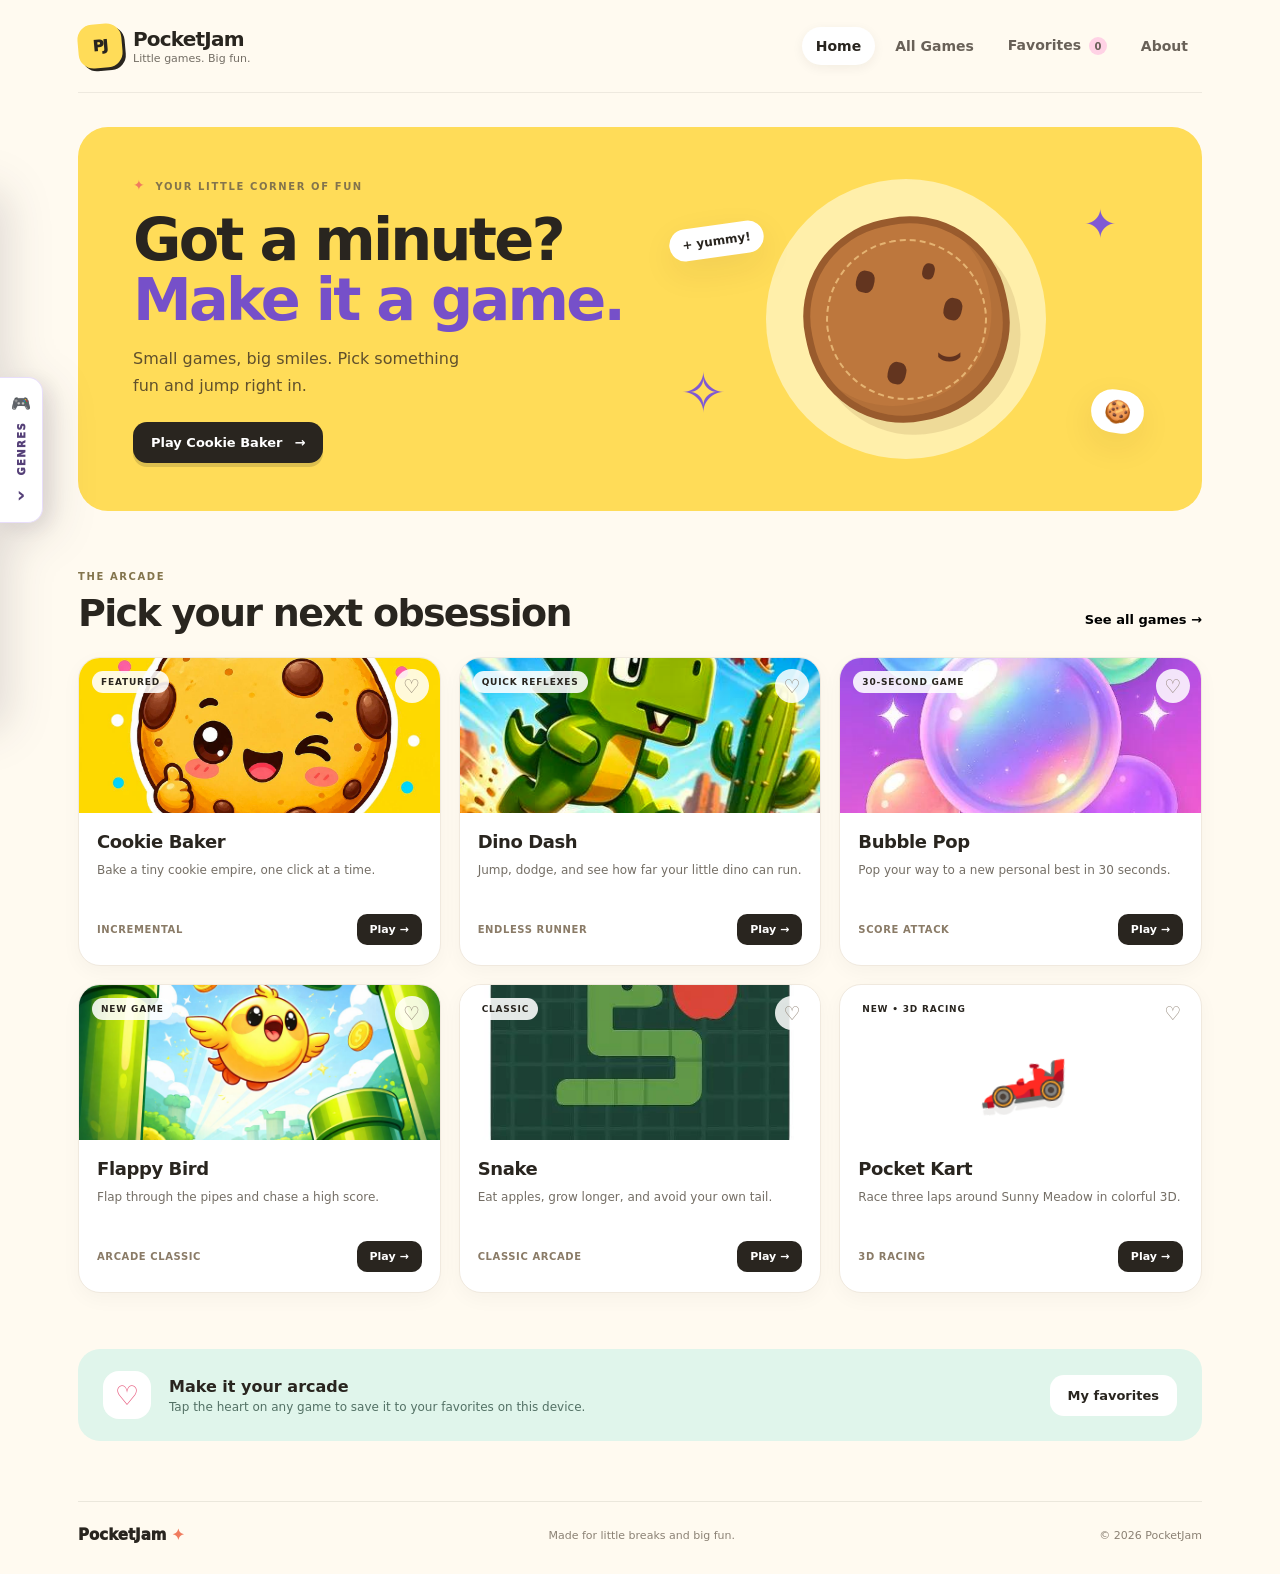
<file: index.html>
<!doctype html>
<html lang="en">
<head>
  <meta charset="utf-8">
  <meta name="viewport" content="width=device-width, initial-scale=1">
  <meta name="theme-color" content="#fff4c8">
  <title>PocketJam — Little games. Big fun.</title>
  <meta name="description" content="PocketJam is a tiny arcade full of quick, cheerful games.">
  <link rel="stylesheet" href="styles.css">
  <style>
    /* Prevent rapid taps on game controls from triggering double-tap zoom.
       Pinch-to-zoom and normal page scrolling remain available. */
    button, a, [role="button"] {
      touch-action: manipulation;
      -webkit-tap-highlight-color: transparent;
    }
    .big-cookie, #bubble-field button, #dino-jump {
      -webkit-user-select: none;
      user-select: none;
    }
  </style>
</head>
<body>
  <div class="genre-edge" id="genre-edge" aria-hidden="true"></div>
  <aside class="genre-drawer" id="genre-drawer" aria-label="Browse game genres">
    <button class="genre-drawer-toggle" id="genre-drawer-toggle" aria-expanded="false" aria-controls="genre-drawer-panel" aria-label="Open game genres">🎮 <span>GENRES</span> <b>›</b></button>
    <div class="genre-drawer-panel" id="genre-drawer-panel">
      <div class="genre-drawer-heading"><span class="eyebrow">FIND YOUR GAME</span><h2>Browse genres</h2><p>Pick your kind of fun.</p></div>
      <button class="genre-option active" data-genre="all"><span>🎮</span><span><strong>All games</strong><small>Everything in the arcade</small></span><b>→</b></button>
      <button class="genre-option" data-genre="clicker"><span>👆</span><span><strong>Clicker</strong><small>Tap, collect, upgrade</small></span><b>→</b></button>
      <button class="genre-option" data-genre="infinite"><span>🏃</span><span><strong>Infinite</strong><small>Keep going for a high score</small></span><b>→</b></button>
      <button class="genre-option" data-genre="arcade"><span>🕹️</span><span><strong>Arcade</strong><small>Quick classic challenges</small></span><b>→</b></button>
      <button class="genre-option" data-genre="puzzle"><span>🧩</span><span><strong>Puzzle</strong><small>Think it through</small></span><b>→</b></button>
      <button class="genre-option" data-genre="racing"><span>🏎️</span><span><strong>Racing</strong><small>Coming soon</small></span><b>→</b></button>
      <p class="genre-drawer-foot">More genres as the arcade grows ✨</p>
    </div>
  </aside>
  <div class="site-shell">
    <header class="topbar">
      <a class="brand" href="#home" aria-label="PocketJam home">
        <span class="brand-mark" aria-hidden="true">PJ</span>
        <span><strong>PocketJam</strong><small>Little games. Big fun.</small></span>
      </a>
      <button class="menu-toggle" id="menu-toggle" aria-expanded="false" aria-controls="main-nav">☰ <span class="sr-only">Toggle navigation</span></button>
      <nav id="main-nav" class="nav-links" aria-label="Main navigation">
        <button class="nav-link active" data-page="home">Home</button>
        <button class="nav-link" data-page="games">All Games</button>
        <button class="nav-link" data-page="favorites">Favorites <span id="favorite-count" class="nav-count">0</span></button>
        <button class="nav-link" data-page="about">About</button>
      </nav>
    </header>

    <main>
      <section id="page-home" class="page active">
        <div class="hero">
          <div class="hero-copy">
            <span class="eyebrow"><span class="sparkle">✦</span> YOUR LITTLE CORNER OF FUN</span>
            <h1>Got a minute?<br><span>Make it a game.</span></h1>
            <p>Small games, big smiles. Pick something fun and jump right in.</p>
            <button class="button button-dark" data-open-game="cookie">Play Cookie Baker <span aria-hidden="true">→</span></button>
          </div>
          <div class="hero-art" aria-label="Illustration of a cheerful cookie and stars" role="img">
            <div class="sunburst"></div><span class="hero-star star-one">✦</span><span class="hero-star star-two">✧</span>
            <div class="hero-cookie"><span class="cookie-chip chip-a"></span><span class="cookie-chip chip-b"></span><span class="cookie-chip chip-c"></span><span class="cookie-chip chip-d"></span><span class="cookie-smile">⌣</span></div>
            <div class="floating-pill pill-one">+ yummy!</div><div class="floating-pill pill-two">🍪</div>
          </div>
        </div>

        <section class="section-block">
          <div class="section-heading">
            <div><span class="eyebrow">THE ARCADE</span><h2>Pick your next obsession</h2></div>
            <button class="text-button" data-page="games">See all games <span aria-hidden="true">→</span></button>
          </div>
          <div id="home-game-grid" class="game-grid"></div>
        </section>
        <section class="mini-banner">
          <div class="banner-icon">♡</div>
          <div><h3>Make it your arcade</h3><p>Tap the heart on any game to save it to your favorites on this device.</p></div>
          <button class="button button-light" data-page="favorites">My favorites</button>
        </section>
      </section>

      <section id="page-games" class="page">
        <div class="page-heading"><span class="eyebrow">THE WHOLE COLLECTION</span><h1>All games</h1><p>Quick to start. Hard to put down.</p></div>
        <div id="all-game-grid" class="game-grid"></div>
        <p id="genre-empty-state" class="empty-state" hidden></p>
      </section>

      <section id="page-favorites" class="page">
        <div class="page-heading"><span class="eyebrow">SAVED FOR LATER</span><h1>Your favorites</h1><p>Your personal little arcade.</p></div>
        <div id="favorite-game-grid" class="game-grid"></div>
        <p id="empty-favorites" class="empty-state" hidden>No favorites yet. Tap the heart on a game card to save one here. ♡</p>
      </section>

      <section id="page-about" class="page">
        <div class="page-heading"><span class="eyebrow">HELLO, PLAYER</span><h1>A little fun goes a long way.</h1><p>PocketJam is a tiny arcade for the in-between moments: colorful, lightweight games that are easy to pick up and play.</p></div>
        <div class="about-card"><div class="about-emoji">🎮</div><div><h2>Small games. Big personality.</h2><p>We’re starting with three bite-sized games and growing from there. Your favorites and personal bests stay in this browser on this device in this first version.</p><p class="muted">PocketJam is an independent project. More jams are on the way.</p></div></div>
      </section>

      <section id="page-cookie" class="page game-page">
        <div class="game-topline"><button class="back-button" data-page="home">← Back to arcade</button><span class="eyebrow">POCKETJAM ORIGINAL</span></div>
        <div class="game-title-row"><div><span class="eyebrow">INCREMENTAL BAKERY GAME</span><h1>Cookie Baker <span class="game-emoji">🍪</span></h1><p>One cookie at a time, build something sweet.</p></div><button class="button button-outline" id="save-button">Save progress</button></div>
        <div id="welcome-back" class="welcome-back" hidden>
          <div class="welcome-cookie">🍪</div><div><h2>Welcome back, Baker!</h2><p>Your bakery has been busy while you were away!</p><strong id="offline-award">+0 cookies baked while you were away</strong><p class="welcome-signoff">Let’s get baking!</p></div>
          <button id="dismiss-welcome" class="close-welcome" aria-label="Dismiss welcome message">×</button>
        </div>
        <div class="bakery-layout">
          <section class="bakery-panel">
            <div class="bakery-stats">
              <div><span class="stat-label">YOUR COOKIES</span><strong id="cookie-count">0</strong><span id="cookie-rate" class="stat-sub">0 per second</span></div>
              <div class="click-stat"><span class="stat-label">PER CLICK</span><strong id="click-power">1</strong></div>
            </div>
            <div id="bakery-scene" class="bakery-scene stage-1">
              <div class="scene-sun"></div><div class="scene-window"><span></span><span></span><span></span><span></span></div>
              <div class="shelf shelf-top"></div><div class="shelf shelf-bottom"></div>
              <div id="scene-items" class="scene-items"></div>
              <div class="counter"></div>
              <button id="cookie-button" class="big-cookie" aria-label="Bake one cookie">
                <span class="big-chip chip-1"></span><span class="big-chip chip-2"></span><span class="big-chip chip-3"></span><span class="big-chip chip-4"></span><span class="big-chip chip-5"></span><span class="cookie-face"><i></i><i></i><b></b></span>
              </button>
              <div class="click-hint">TAP THE COOKIE TO BAKE!</div>
              <div id="click-floats" class="click-floats" aria-hidden="true"></div>
            </div>
            <div class="milestone-row"><span class="milestone-icon">🏡</span><div><strong id="stage-name">Kitchen Table</strong><p id="stage-description">Every cookie empire starts somewhere.</p></div><span id="building-total" class="building-total">0 buildings</span></div>
            <div class="collection">
              <div class="collection-heading"><h3>Your bakery collection</h3><span>BUILDINGS</span></div>
              <div id="collection-list" class="collection-list"></div>
            </div>
          </section>
          <aside class="shop-panel">
            <div class="shop-tabs" role="tablist" aria-label="Bakery shop">
              <button class="shop-tab active" data-shop-tab="buildings" role="tab" aria-selected="true">Buildings</button>
              <button class="shop-tab" data-shop-tab="upgrades" role="tab" aria-selected="false">Upgrades</button>
            </div>
            <div id="shop-buildings" class="shop-content active" role="tabpanel"><div class="shop-intro"><h2>Build your bakery</h2><p>Little helpers, big cookie energy.</p></div><div id="building-shop" class="shop-list"></div></div>
            <div id="shop-upgrades" class="shop-content" role="tabpanel"><div class="shop-intro"><h2>Smart upgrades</h2><p>Make every click count.</p></div><div id="upgrade-shop" class="shop-list"></div></div>
            <div class="shop-footer"><span class="save-dot"></span> Progress saves on this device <span id="save-status">· Auto-save on</span></div>
          </aside>
        </div>
      </section>

      <section id="page-dino" class="page game-page">
        <div class="game-topline"><button class="back-button" data-page="home">← Back to arcade</button><span class="eyebrow">POCKETJAM ORIGINAL</span></div>
        <div class="page-heading"><span class="eyebrow">ENDLESS RUNNER</span><h1>Dino Dash 🦖</h1><p>Hop over obstacles and see how far you can go.</p></div>
        <div class="simple-game-card">
          <div class="dino-scoreline"><span>Score <strong id="dino-score">0</strong></span><span>Best <strong id="dino-best">0</strong></span></div>
          <canvas id="dino-canvas" width="760" height="250" aria-label="Dino Dash game area"></canvas>
          <p id="dino-message" class="game-message">Press Space, ↑, or tap JUMP to start.</p>
          <div class="game-actions"><button id="dino-jump" class="button button-dark">Jump!</button><button id="dino-restart" class="button button-outline">Play again</button></div>
        </div>
      </section>

      <section id="page-bubble" class="page game-page">
        <div class="game-topline"><button class="back-button" data-page="home">← Back to arcade</button><span class="eyebrow">POCKETJAM ORIGINAL</span></div>
        <div class="page-heading"><span class="eyebrow">30-SECOND CHALLENGE</span><h1>Bubble Pop 🫧</h1><p>Pop as many bubbles as you can before time runs out.</p></div>
        <div class="bubble-game-card">
          <div class="bubble-scoreline"><span>Score <strong id="bubble-score">0</strong></span><span>Time <strong id="bubble-time">30</strong>s</span><span>Best <strong id="bubble-best">0</strong></span></div>
          <div id="bubble-field" class="bubble-field"><div class="bubble-start"><span>🫧</span><h2>Ready, set, pop!</h2><p>Every bubble is a point. Keep your eyes moving!</p><button id="bubble-start" class="button button-dark">Start round</button></div></div>
          <p id="bubble-message" class="game-message">You have 30 seconds. Make them count!</p>
          <button id="bubble-again" class="button button-outline" hidden>Play again</button>
        </div>
      </section>

      <section id="page-flappy" class="page game-page">
        <div class="game-topline"><button class="back-button" data-page="home">← Back to arcade</button><span class="eyebrow">POCKETJAM ORIGINAL</span></div>
        <div class="page-heading"><span class="eyebrow">ARCADE CLASSIC</span><h1>Flappy Bird 🐤</h1><p>Tap to flap, dodge the pipes, and beat your best score.</p></div>
        <div class="flappy-game-card">
          <div class="flappy-scoreline"><span>Score <strong id="flappy-score">0</strong></span><span>Best <strong id="flappy-best">0</strong></span></div>
          <canvas id="flappy-canvas" width="760" height="420" aria-label="Flappy Bird game area. Tap or press Space to flap."></canvas>
          <p id="flappy-message" class="game-message">Tap, click, or press Space to flap.</p>
          <div class="game-actions"><button id="flappy-flap" class="button button-dark">Flap! 🐤</button><button id="flappy-restart" class="button button-outline">Play again</button></div>
        </div>
      </section>

      <section id="page-snake" class="page game-page">
        <div class="game-topline"><button class="back-button" data-page="home">← Back to arcade</button><span class="eyebrow">POCKETJAM ORIGINAL</span></div>
        <div class="page-heading"><span class="eyebrow">CLASSIC ARCADE</span><h1>Snake 🐍</h1><p>Eat the apples, grow your snake, and don’t run into yourself!</p></div>
        <div class="snake-game-card">
          <div class="snake-scoreline"><span>Score <strong id="snake-score">0</strong></span><span>Best <strong id="snake-best">0</strong></span></div>
          <canvas id="snake-canvas" width="600" height="480" aria-label="Snake game board. Use arrow keys or WASD to move."></canvas>
          <p id="snake-message" class="game-message">Use arrow keys or WASD to move. Press Start when you’re ready!</p>
          <div class="game-actions"><button id="snake-start" class="button button-dark">Start game</button><button id="snake-restart" class="button button-outline">Restart</button></div>
          <div class="snake-controls" aria-label="Touch controls">
            <button data-snake-dir="up" aria-label="Move up">↑</button>
            <div><button data-snake-dir="left" aria-label="Move left">←</button><button data-snake-dir="down" aria-label="Move down">↓</button><button data-snake-dir="right" aria-label="Move right">→</button></div>
          </div>
        </div>
      </section>
    </main>

    <footer class="footer"><a class="footer-brand" href="#home">PocketJam <span>✦</span></a><span>Made for little breaks and big fun.</span><span>© <span id="year"></span> PocketJam</span></footer>
  </div>
  <div id="toast" class="toast" role="status" aria-live="polite"></div>
  <script src="app.js"></script>
</body>
</html>
</file>
<file: styles.css>
:root {
  --ink: #29251f; --muted: #746e65; --paper: #fffdf7; --line: #ece5d9;
  --yellow: #ffdc58; --yellow-deep: #f2bd24; --teal: #bdeee0; --coral: #ff9b80;
  --purple: #c9b5ff; --pink: #ffd2e5; --green: #1c755c; --shadow: 0 12px 34px rgba(59,43,20,.08);
  font-family: ui-rounded, "Avenir Next", Avenir, "Segoe UI", system-ui, sans-serif;
}
* { box-sizing: border-box; }
html { scroll-behavior: smooth; }
body { margin: 0; color: var(--ink); background: #fffaf0; }
button, a { font: inherit; }
button { cursor: pointer; }
button:focus-visible, a:focus-visible { outline: 3px solid #5d42c5; outline-offset: 3px; }
a { color: inherit; text-decoration: none; }
.site-shell { max-width: 1180px; margin: 0 auto; padding: 0 28px; }
.topbar { display: flex; align-items: center; justify-content: space-between; gap: 24px; padding: 24px 0; border-bottom: 1px solid rgba(41,37,31,.08); }
.brand { display: flex; align-items: center; gap: 11px; }
.brand-mark { width: 44px; height: 44px; display: grid; place-items: center; background: var(--yellow); border-radius: 15px; font-size: 15px; font-weight: 1000; letter-spacing: -1px; transform: rotate(-5deg); box-shadow: 3px 3px 0 var(--ink); }
.brand strong { display: block; font-size: 20px; letter-spacing: -.8px; }
.brand small { display: block; margin-top: 1px; color: var(--muted); font-size: 11px; }
.nav-links { display: flex; gap: 6px; align-items: center; }
.nav-link { border: 0; background: transparent; padding: 11px 14px; border-radius: 99px; font-weight: 700; color: #696158; font-size: 14px; }
.nav-link:hover, .nav-link.active { background: white; color: var(--ink); box-shadow: 0 3px 12px rgba(50,40,20,.06); }
.nav-count { display: inline-grid; place-items: center; min-width: 18px; height: 18px; margin-left: 3px; padding: 0 4px; background: var(--pink); border-radius: 99px; font-size: 10px; }
.menu-toggle { display: none; background: white; border: 1px solid var(--line); border-radius: 12px; padding: 8px 11px; }
.page { display: none; padding: 34px 0 60px; }
.page.active { display: block; animation: appear .22s ease-out; }
@keyframes appear { from { opacity: .5; transform: translateY(4px); } to { opacity: 1; transform: translateY(0); } }
.hero { display: grid; grid-template-columns: 1.05fr .95fr; min-height: 355px; overflow: hidden; background: var(--yellow); border-radius: 30px; padding: 48px 55px; position: relative; }
.hero-copy { z-index: 1; align-self: center; }
.eyebrow { color: #83744c; font-size: 10px; letter-spacing: 1.6px; font-weight: 900; }
.sparkle { color: #f07b5e; font-size: 14px; margin-right: 4px; }
h1, h2, h3, p { margin-top: 0; }
.hero h1 { font-size: clamp(38px, 5vw, 59px); line-height: 1.02; letter-spacing: -2.8px; margin: 16px 0; }
.hero h1 span { color: #7650c9; }
.hero p { color: #60502c; max-width: 350px; line-height: 1.65; margin-bottom: 23px; }
.button { display: inline-flex; justify-content: center; align-items: center; gap: 12px; border: 0; border-radius: 14px; padding: 13px 18px; font-weight: 850; font-size: 13px; transition: transform .16s, box-shadow .16s; }
.button:hover { transform: translateY(-2px); }
.button-dark { background: var(--ink); color: white; box-shadow: 0 4px 0 rgba(41,37,31,.16); }
.button-light { background: white; color: var(--ink); }
.button-outline { background: transparent; border: 1px solid #d8d0c3; color: var(--ink); }
.hero-art { position: relative; display: grid; place-items: center; min-height: 255px; }
.sunburst { position: absolute; width: 280px; height: 280px; border-radius: 50%; background: rgba(255,248,205,.7); }
.hero-cookie { z-index: 1; width: 205px; height: 205px; border-radius: 48%; background: #bd773d; border: 7px solid #995b2d; box-shadow: inset -9px -12px 0 rgba(108,56,25,.12), 8px 14px 0 rgba(113,70,25,.12); transform: rotate(-12deg); position: relative; }
.hero-cookie:before { content:""; position:absolute; inset:15px; border-radius:50%; border:2px dashed rgba(255,220,150,.6); }
.cookie-chip { position: absolute; width: 18px; height: 22px; border-radius: 40%; background: #63351f; transform: rotate(25deg); }
.chip-a { top: 39px; left: 54px; }.chip-b { top: 84px; right: 39px; }.chip-c { bottom: 34px; left: 66px; }.chip-d { top: 45px; right: 58px; width: 12px; height: 16px; }
.cookie-smile { position: absolute; bottom: 30px; right: 49px; font-size: 38px; font-weight: 900; color: #62331f; transform: rotate(12deg); }
.hero-star { position: absolute; z-index: 2; color: #8059d3; font-size: 40px; }.star-one { top: 26px; right: 30px; }.star-two { left: 15px; bottom: 38px; font-size: 55px; }
.floating-pill { position: absolute; z-index: 3; background: white; padding: 9px 13px; border-radius: 99px; box-shadow: var(--shadow); font-size: 12px; font-weight: 900; }.pill-one { top: 50px; left: 4px; transform: rotate(-8deg); }.pill-two { bottom: 30px; right: 3px; font-size: 22px; transform: rotate(9deg); }
.section-block { padding: 54px 0 36px; }
.section-heading { display: flex; justify-content: space-between; align-items: end; margin-bottom: 22px; gap: 15px; }
.section-heading h2, .page-heading h1 { font-size: clamp(28px, 4vw, 38px); letter-spacing: -1.7px; margin: 7px 0 0; }
.text-button { border: 0; background: transparent; font-weight: 800; font-size: 13px; padding: 8px 0; }
.game-grid { display: grid; grid-template-columns: repeat(3, minmax(0, 1fr)); gap: 18px; }
.game-card { background: white; border: 1px solid #f0e9de; border-radius: 22px; overflow: hidden; box-shadow: 0 6px 20px rgba(40,30,15,.035); transition: transform .18s, box-shadow .18s; }
.game-card:hover { transform: translateY(-4px); box-shadow: var(--shadow); }
.card-art { height: 155px; display: grid; place-items: center; position: relative; overflow: hidden; }
.card-art.cookie-art { background: #ffdf70; }.card-art.dino-art { background: #c7f0e4; }.card-art.bubble-art { background: #ffd7e8; }.card-art.flappy-art { background: #b9e8ff; }
.card-illustration { font-size: 76px; filter: drop-shadow(0 7px 0 rgba(40,30,15,.08)); transform: rotate(-8deg); }
.card-art.has-image { display: block; }
.card-thumbnail { display: block; width: 100%; height: 100%; min-height: 155px; object-fit: cover; }
.card-art.has-image .card-illustration { display: none; }
.card-art.has-image .card-sticker { background: rgba(255,255,255,.88); }
@media (max-width: 850px) { .card-thumbnail { min-height: 130px; } }
@media (max-width: 620px) { .card-thumbnail { min-height: 145px; } }
.card-sticker { position: absolute; top: 13px; left: 13px; background: rgba(255,255,255,.72); padding: 6px 9px; border-radius: 99px; font-size: 9px; font-weight: 900; letter-spacing: .8px; }
.favorite-button { position: absolute; top: 11px; right: 11px; display: grid; place-items: center; border: 0; width: 34px; height: 34px; border-radius: 50%; background: rgba(255,255,255,.85); font-size: 19px; color: #8e8173; }
.favorite-button.favorited { color: #e75e80; }
.card-body { padding: 18px 18px 20px; }
.card-title-row { display: flex; justify-content: space-between; align-items: center; gap: 8px; }
.card-title-row h3 { margin: 0; font-size: 18px; letter-spacing: -.4px; }
.card-body p { margin: 9px 0 15px; color: var(--muted); font-size: 12px; line-height: 1.55; min-height: 38px; }
.card-meta { display: flex; align-items: center; justify-content: space-between; gap: 8px; }
.card-tag { color: #8a7b67; font-size: 10px; font-weight: 800; text-transform: uppercase; letter-spacing: .6px; }
.card-play { border: 0; background: var(--ink); color: white; padding: 9px 13px; border-radius: 10px; font-size: 11px; font-weight: 850; }
.card-play:disabled { background: #ece7de; color: #777065; cursor: default; }
.mini-banner { display: flex; align-items: center; gap: 18px; background: #e0f5eb; border-radius: 22px; padding: 22px 25px; margin: 20px 0 0; }
.banner-icon { display: grid; place-items: center; flex: 0 0 48px; height: 48px; background: white; border-radius: 16px; font-size: 27px; color: #e75e80; }
.mini-banner div:nth-child(2) { flex: 1; }.mini-banner h3 { margin: 0 0 4px; font-size: 16px; }.mini-banner p { margin: 0; color: #537165; font-size: 12px; }
.page-heading { max-width: 670px; padding: 18px 0 28px; }.page-heading h1 { margin: 8px 0 10px; }.page-heading p { color: var(--muted); line-height: 1.7; max-width: 580px; }
.empty-state { background: white; padding: 28px; border-radius: 18px; text-align: center; color: var(--muted); }
.about-card { display: flex; gap: 24px; align-items: flex-start; background: white; border: 1px solid var(--line); border-radius: 24px; padding: 30px; max-width: 760px; box-shadow: var(--shadow); }.about-emoji { display: grid; place-items: center; flex: 0 0 76px; height: 76px; background: var(--purple); border-radius: 22px; font-size: 37px; }.about-card h2 { margin: 3px 0 10px; }.about-card p { color: var(--muted); line-height: 1.7; }.about-card .muted { font-size: 12px; }
.footer { display: flex; align-items: center; justify-content: space-between; gap: 18px; padding: 24px 0 30px; border-top: 1px solid rgba(41,37,31,.09); color: #8b8174; font-size: 11px; }.footer-brand { color: var(--ink); font-size: 15px; font-weight: 950; }.footer-brand span { color: #f07b5e; }
.game-page { padding-top: 24px; }.game-topline { display: flex; justify-content: space-between; align-items: center; margin-bottom: 22px; }.back-button { border: 0; background: transparent; color: #766b5e; font-size: 12px; font-weight: 800; padding: 7px 0; }.game-title-row { display: flex; justify-content: space-between; align-items: center; gap: 15px; margin-bottom: 24px; }.game-title-row h1 { margin: 6px 0 4px; font-size: clamp(30px, 4vw, 43px); letter-spacing: -1.8px; }.game-title-row p { margin: 0; color: var(--muted); font-size: 13px; }.game-emoji { font-size: .8em; }.bakery-layout { display: grid; grid-template-columns: minmax(0, 1.25fr) minmax(320px, .75fr); gap: 20px; align-items: start; }.bakery-panel, .shop-panel { background: white; border: 1px solid var(--line); border-radius: 22px; overflow: hidden; box-shadow: 0 6px 24px rgba(40,30,15,.035); }.bakery-stats { display: flex; justify-content: space-between; padding: 22px 24px 17px; }.stat-label { display: block; color: #9a8d7c; font-size: 9px; font-weight: 900; letter-spacing: 1.2px; }.bakery-stats strong { display: block; font-size: 34px; letter-spacing: -1.5px; margin: 4px 0 0; }.stat-sub { display: block; color: var(--green); font-size: 11px; font-weight: 800; margin-top: 1px; }.click-stat { text-align: right; }.click-stat strong { font-size: 26px; }
.bakery-scene { position: relative; height: 300px; overflow: hidden; background: #fff1c5; border-top: 1px solid #f4e4bb; border-bottom: 1px solid #f4e4bb; transition: background .4s; }.bakery-scene.stage-2 { background: #f6e3b6; }.bakery-scene.stage-3 { background: #d8f1e7; }.bakery-scene.stage-4 { background: #e6ddff; }.bakery-scene.stage-5 { background: #ffdfd2; }
.scene-sun { position: absolute; top: 18px; right: 25px; width: 47px; height: 47px; background: #ffcc50; border-radius: 50%; opacity: .75; }.scene-window { position: absolute; top: 20px; left: 30px; width: 93px; height: 81px; background: #b8e7ec; border: 7px solid #fffaf0; border-radius: 7px; display: grid; grid-template-columns: 1fr 1fr; gap: 4px; padding: 4px; }.scene-window span { background: rgba(255,255,255,.6); border-radius: 2px; }.shelf { position: absolute; left: 0; right: 0; height: 8px; background: #b77a4b; box-shadow: 0 4px 0 rgba(108,65,34,.1); }.shelf-top { top: 122px; left: 20%; right: 12%; }.shelf-bottom { top: 171px; left: 12%; right: 20%; }.counter { position: absolute; bottom: 0; left: 0; right: 0; height: 63px; background: #c98b5d; border-top: 8px solid #a96e46; }.big-cookie { position: absolute; z-index: 3; left: 50%; bottom: 34px; width: 147px; height: 147px; transform: translateX(-50%) rotate(-8deg); border: 7px solid #9a592d; border-radius: 48%; background: #c78142; box-shadow: inset -10px -12px 0 rgba(98,51,22,.12), 0 9px 0 rgba(103,62,32,.12); transition: transform .1s; }.big-cookie:hover { transform: translateX(-50%) rotate(-5deg) scale(1.025); }.big-cookie:active { transform: translateX(-50%) rotate(-4deg) scale(.96); }.big-cookie:before { content: ""; position: absolute; inset: 10px; border: 2px dashed rgba(255,226,160,.65); border-radius: 50%; }.big-chip { position: absolute; display: block; width: 14px; height: 17px; background: #60331f; border-radius: 40%; transform: rotate(25deg); }.chip-1 { top: 26px; left: 39px; }.chip-2 { top: 52px; right: 28px; }.chip-3 { bottom: 29px; left: 43px; }.chip-4 { top: 31px; right: 48px; width: 10px; height: 13px; }.chip-5 { bottom: 41px; right: 27px; width: 10px; height: 12px; }.cookie-face { position: absolute; left: 47px; top: 62px; display: flex; gap: 15px; align-items: center; }.cookie-face i { width: 6px; height: 9px; background: #5c301c; border-radius: 50%; }.cookie-face b { position: absolute; width: 19px; height: 9px; border-bottom: 3px solid #5c301c; border-radius: 50%; top: 13px; left: 2px; }.click-hint { position: absolute; z-index: 4; bottom: 12px; left: 0; right: 0; text-align: center; color: #fff7e8; text-shadow: 0 1px 2px #774a2c; font-size: 9px; font-weight: 1000; letter-spacing: 1.5px; }.click-floats { position: absolute; inset: 0; z-index: 5; pointer-events: none; }.float-number { position: absolute; color: white; text-shadow: 0 2px 3px #6f3d1d; font-weight: 1000; font-size: 18px; animation: float-up .8s ease-out forwards; }.scene-items { position: absolute; inset: 0; z-index: 2; pointer-events: none; }.scene-item { position: absolute; font-size: 28px; filter: drop-shadow(0 3px 0 rgba(70,45,20,.1)); }.scene-item:nth-child(1) { left: 24%; top: 91px; }.scene-item:nth-child(2) { right: 20%; top: 137px; }.scene-item:nth-child(3) { left: 15%; top: 138px; }.scene-item:nth-child(4) { right: 28%; top: 91px; }.scene-item:nth-child(5) { left: 43%; top: 70px; }
@keyframes float-up { to { opacity: 0; transform: translateY(-55px) scale(1.2); } }
.milestone-row { display: flex; align-items: center; gap: 12px; padding: 17px 22px; border-bottom: 1px solid #f0ebe3; }.milestone-icon { display: grid; place-items: center; width: 42px; height: 42px; background: #fff4d2; border-radius: 13px; font-size: 21px; }.milestone-row div { flex: 1; }.milestone-row strong { font-size: 13px; }.milestone-row p { margin: 3px 0 0; color: var(--muted); font-size: 10px; }.building-total { color: #8e8273; font-size: 10px; font-weight: 800; white-space: nowrap; }.collection { padding: 18px 22px 20px; }.collection-heading { display: flex; justify-content: space-between; align-items: center; margin-bottom: 12px; }.collection-heading h3 { margin: 0; font-size: 14px; }.collection-heading span { color: #a19584; font-size: 9px; letter-spacing: 1px; font-weight: 900; }.collection-list { display: grid; grid-template-columns: repeat(2, minmax(0,1fr)); gap: 8px; }.collection-item { display: flex; align-items: center; gap: 9px; border: 1px solid #f0ebe3; border-radius: 12px; padding: 9px; }.collection-item .building-emoji { font-size: 21px; }.collection-item strong { display: block; font-size: 10px; }.collection-item small { display: block; color: #928777; font-size: 9px; margin-top: 3px; }.collection-count { margin-left: auto; background: #f8f3e9; padding: 4px 6px; border-radius: 7px; font-size: 10px; font-weight: 900; }
.shop-tabs { display: grid; grid-template-columns: 1fr 1fr; background: #f9f6ef; padding: 7px; gap: 5px; }.shop-tab { border: 0; background: transparent; padding: 12px; border-radius: 12px; color: #8a8073; font-size: 12px; font-weight: 900; }.shop-tab.active { background: white; color: var(--ink); box-shadow: 0 3px 10px rgba(40,30,15,.06); }.shop-content { display: none; }.shop-content.active { display: block; }.shop-intro { padding: 20px 20px 8px; }.shop-intro h2 { margin: 0 0 5px; font-size: 18px; letter-spacing: -.5px; }.shop-intro p { margin: 0; color: var(--muted); font-size: 11px; }.shop-list { padding: 8px 13px 17px; display: grid; gap: 9px; }.shop-item { display: grid; grid-template-columns: 47px minmax(0,1fr); gap: 10px; border: 1px solid #eee8de; border-radius: 15px; padding: 12px; transition: border .2s, background .2s; }.shop-item.affordable { border-color: #b5e4d3; background: #fcfffd; }.shop-icon { display: grid; place-items: center; width: 45px; height: 45px; background: #fff2c9; border-radius: 13px; font-size: 24px; }.shop-item:nth-child(2) .shop-icon { background: #d8f4e9; }.shop-item:nth-child(3) .shop-icon { background: #e9e0ff; }.shop-item:nth-child(4) .shop-icon { background: #ffdce8; }.shop-item:nth-child(5) .shop-icon { background: #ffe4cc; }.shop-item-info { min-width: 0; }.shop-item-top { display: flex; align-items: start; justify-content: space-between; gap: 5px; }.shop-item h3 { font-size: 12px; margin: 1px 0 4px; }.shop-owned { background: #f3efe7; color: #817568; padding: 3px 6px; border-radius: 6px; font-size: 9px; font-weight: 900; white-space: nowrap; }.shop-item p { color: #8a8073; font-size: 10px; margin: 0 0 8px; line-height: 1.4; }.shop-buy-row { display: flex; justify-content: space-between; align-items: center; gap: 6px; }.shop-price { color: #9a6129; font-size: 10px; font-weight: 900; }.buy-button { border: 0; border-radius: 8px; background: var(--ink); color: white; padding: 7px 10px; font-size: 10px; font-weight: 900; white-space: nowrap; }.buy-button:disabled { background: #eee9e0; color: #a69b8d; cursor: not-allowed; }.shop-footer { padding: 14px 18px; border-top: 1px solid #f0ebe3; color: #928777; font-size: 9px; display: flex; align-items: center; gap: 6px; }.save-dot { width: 6px; height: 6px; background: #4fb78e; border-radius: 50%; }
.welcome-back { display: flex; gap: 16px; align-items: flex-start; background: #fff3c8; border: 1px solid #f4df9a; border-radius: 18px; padding: 19px 20px; margin: 0 0 18px; position: relative; }.welcome-cookie { display: grid; place-items: center; flex: 0 0 50px; height: 50px; background: white; border-radius: 15px; font-size: 27px; }.welcome-back h2 { margin: 0 0 5px; font-size: 19px; }.welcome-back p { color: #796744; font-size: 12px; margin: 0 0 7px; }.welcome-back strong { color: #94601f; font-size: 13px; }.welcome-back .welcome-signoff { margin: 7px 0 0; font-weight: 850; color: var(--ink); }.close-welcome { margin-left: auto; border: 0; background: transparent; font-size: 24px; color: #8d7d5a; line-height: 1; }
.simple-game-card, .bubble-game-card { background: white; border: 1px solid var(--line); border-radius: 22px; padding: 20px; max-width: 820px; box-shadow: var(--shadow); }.flappy-game-card { background: white; border: 1px solid var(--line); border-radius: 22px; padding: 20px; max-width: 820px; box-shadow: var(--shadow); }.flappy-scoreline { display: flex; justify-content: space-between; color: #8d8172; font-size: 12px; margin-bottom: 12px; }.flappy-scoreline strong { color: var(--ink); font-size: 17px; margin-left: 5px; }#flappy-canvas { display: block; width: 100%; height: auto; border-radius: 14px; border: 1px solid #d4eaf5; touch-action: manipulation; cursor: pointer; }.dino-scoreline, .bubble-scoreline { display: flex; justify-content: space-between; color: #8d8172; font-size: 12px; margin-bottom: 12px; }.dino-scoreline strong, .bubble-scoreline strong { color: var(--ink); font-size: 17px; margin-left: 5px; }#dino-canvas { display: block; width: 100%; height: auto; border-radius: 14px; background: #e3f7ec; border: 1px solid #d4eee1; touch-action: manipulation; }.game-message { color: var(--muted); text-align: center; font-size: 12px; min-height: 18px; margin: 15px 0; }.game-actions { display: flex; justify-content: center; gap: 10px; }.bubble-field { position: relative; min-height: 360px; overflow: hidden; border-radius: 16px; background: #f9f2ff; border: 1px solid #ede2fb; }.bubble-start { min-height: 360px; display: flex; flex-direction: column; justify-content: center; align-items: center; text-align: center; padding: 20px; }.bubble-start > span { font-size: 54px; }.bubble-start h2 { margin: 10px 0 6px; }.bubble-start p { color: var(--muted); font-size: 12px; }.bubble { position: absolute; display: grid; place-items: center; border: 2px solid rgba(255,255,255,.85); border-radius: 50%; box-shadow: inset -7px -9px 0 rgba(91,83,175,.08), 0 5px 0 rgba(97,74,144,.06); animation: bubble-in .18s ease-out; font-size: 22px; }.bubble:after { content:""; position:absolute; top:18%; left:22%; width:23%; height:14%; border-radius:50%; background:rgba(255,255,255,.8); transform:rotate(-40deg); }.bubble:active { transform: scale(.9); }.bubble-start[hidden], [hidden] { display: none !important; }
@keyframes bubble-in { from { transform: scale(.4); opacity: .3; } to { transform: scale(1); opacity: 1; } }
.toast { position: fixed; left: 50%; bottom: 22px; transform: translate(-50%, 20px); opacity: 0; pointer-events: none; background: var(--ink); color: white; border-radius: 12px; padding: 12px 17px; box-shadow: var(--shadow); font-size: 12px; font-weight: 800; transition: opacity .2s, transform .2s; z-index: 20; max-width: calc(100% - 32px); text-align: center; }.toast.show { opacity: 1; transform: translate(-50%, 0); }
.sr-only { position: absolute; width: 1px; height: 1px; padding: 0; margin: -1px; overflow: hidden; clip: rect(0,0,0,0); white-space: nowrap; border: 0; }
@media (prefers-reduced-motion: reduce) { *, *::before, *::after { scroll-behavior: auto !important; animation-duration: .01ms !important; animation-iteration-count: 1 !important; transition-duration: .01ms !important; } }
@media (max-width: 850px) { .site-shell { padding: 0 18px; }.hero { padding: 38px 32px; }.bakery-layout { grid-template-columns: 1fr; }.shop-panel { order: 2; }.bakery-scene { height: 280px; }.game-grid { gap: 12px; }.card-art { height: 130px; } }
@media (max-width: 620px) { .site-shell { padding: 0 14px; }.topbar { padding: 16px 0; }.brand-mark { width: 39px; height: 39px; }.brand strong { font-size: 18px; }.menu-toggle { display: block; }.nav-links { display: none; position: absolute; top: 70px; left: 14px; right: 14px; z-index: 10; padding: 9px; border: 1px solid var(--line); border-radius: 17px; background: white; box-shadow: var(--shadow); flex-direction: column; align-items: stretch; }.nav-links.open { display: flex; }.nav-link { text-align: left; }.hero { display: block; padding: 31px 24px 12px; border-radius: 23px; }.hero h1 { font-size: 42px; }.hero-art { min-height: 220px; margin-top: 5px; }.hero-cookie { width: 160px; height: 160px; }.hero-cookie .cookie-chip { transform: scale(.8) rotate(25deg); }.cookie-smile { bottom: 22px; right: 38px; }.sunburst { width: 210px; height: 210px; }.pill-one { top: 35px; left: 4px; }.pill-two { bottom: 20px; right: 3px; }.section-block { padding: 37px 0 22px; }.section-heading { align-items: start; }.section-heading h2 { font-size: 26px; }.text-button { font-size: 11px; white-space: nowrap; margin-top: 18px; }.game-grid { grid-template-columns: 1fr; }.game-card { display: grid; grid-template-columns: 112px 1fr; min-height: 145px; }.card-art { height: 100%; min-height: 145px; }.card-illustration { font-size: 54px; }.card-sticker { display: none; }.favorite-button { width: 29px; height: 29px; top: 7px; right: 7px; font-size: 16px; }.card-body { padding: 15px 13px; }.card-title-row h3 { font-size: 15px; }.card-body p { font-size: 11px; min-height: 0; margin: 7px 0 10px; }.card-tag { font-size: 8px; }.card-play { padding: 8px 10px; }.mini-banner { padding: 17px; flex-wrap: wrap; gap: 12px; }.mini-banner div:nth-child(2) { min-width: calc(100% - 65px); }.mini-banner .button { margin-left: 60px; }.page { padding-top: 25px; }.page-heading h1 { font-size: 32px; }.footer { flex-wrap: wrap; justify-content: center; text-align: center; }.footer-brand { width: 100%; }.about-card { padding: 20px; flex-direction: column; }.game-title-row { align-items: flex-start; }.game-title-row .button { padding: 10px 12px; font-size: 11px; }.game-title-row h1 { font-size: 30px; }.game-title-row p { max-width: 250px; line-height: 1.5; }.bakery-stats { padding: 17px 17px 13px; }.bakery-stats strong { font-size: 28px; }.bakery-scene { height: 255px; }.big-cookie { width: 128px; height: 128px; bottom: 33px; }.cookie-face { left: 40px; top: 54px; }.collection { padding: 16px; }.collection-list { grid-template-columns: 1fr; }.building-total { font-size: 9px; }.welcome-back { padding: 15px; gap: 11px; }.welcome-cookie { flex-basis: 40px; height: 40px; }.welcome-back h2 { font-size: 16px; }.welcome-back strong { font-size: 11px; }.game-topline .eyebrow { font-size: 8px; }.simple-game-card, .bubble-game-card, .flappy-game-card { padding: 13px; }.bubble-field, .bubble-start { min-height: 330px; } }

/* Snake */
.card-art.snake-art { background: #173c43; }
.card-art.snake-art .card-illustration { filter: drop-shadow(0 5px 0 rgba(0,0,0,.16)); }
.snake-game-card { background: white; border: 1px solid var(--line); border-radius: 22px; padding: 20px; max-width: 820px; box-shadow: var(--shadow); }
.snake-scoreline { display:flex; justify-content:space-between; color:#8d8172; font-size:12px; margin-bottom:12px; }
.snake-scoreline strong { color:var(--ink); font-size:17px; margin-left:5px; }
#snake-canvas { display:block; width:100%; height:auto; border-radius:14px; border:1px solid #cce9d7; touch-action:manipulation; }
.snake-controls { display:grid; justify-items:center; gap:6px; margin:18px auto 0; }
.snake-controls > div { display:flex; gap:6px; }
.snake-controls button { width:46px; height:42px; border:1px solid #cde6d4; border-radius:12px; background:#e8f8ed; color:#235c3d; font-size:22px; font-weight:900; }
.snake-controls button:active { background:#bdf0cd; transform:scale(.96); }
@media (min-width:700px) { .snake-controls { grid-template-columns:1fr; } }
@media (max-width:620px) { .snake-game-card { padding:13px; } .snake-controls button { width:48px; height:44px; } }

/* Slide-out genre menu: reveal by moving the pointer to the left edge. */
.genre-edge { position:fixed; z-index:40; left:0; top:24%; width:12px; height:52%; }
.genre-drawer { position:fixed; z-index:41; left:0; top:50%; transform:translate(-100%,-50%); display:flex; align-items:center; transition:transform .24s ease; filter:drop-shadow(8px 10px 22px rgba(35,28,50,.14)); }
.genre-drawer.open { transform:translate(0,-50%); }
.genre-drawer-toggle { position:absolute; left:100%; top:50%; transform:translateY(-50%); display:flex; flex-direction:column; align-items:center; justify-content:center; gap:9px; width:43px; min-height:146px; border:1px solid #e8defb; border-left:0; border-radius:0 15px 15px 0; background:#fff; color:#554078; cursor:pointer; box-shadow:7px 5px 18px rgba(35,28,50,.08); }
.genre-drawer-toggle span { writing-mode:vertical-rl; transform:rotate(180deg); font-size:10px; font-weight:950; letter-spacing:1.4px; }
.genre-drawer-toggle b { font-size:21px; line-height:1; }
.genre-drawer.open .genre-drawer-toggle b { transform:rotate(180deg); }
.genre-drawer-panel { width:290px; max-width:calc(100vw - 54px); max-height:min(82vh,680px); overflow:auto; padding:21px 15px 15px; background:#fffdf9; border:1px solid #eee5da; border-left:0; border-radius:0 20px 20px 0; }
.genre-drawer-heading { padding:2px 8px 14px; }
.genre-drawer-heading h2 { margin:6px 0 4px; font-size:21px; letter-spacing:-.6px; }
.genre-drawer-heading p { margin:0; color:var(--muted); font-size:12px; }
.genre-option { display:flex; align-items:center; gap:11px; width:100%; padding:11px 10px; margin:3px 0; border:1px solid transparent; border-radius:13px; background:transparent; text-align:left; color:var(--ink); cursor:pointer; }
.genre-option > span:first-child { display:grid; place-items:center; width:39px; height:39px; flex:0 0 39px; background:#f2eaff; border-radius:12px; font-size:20px; }
.genre-option:nth-of-type(3) > span:first-child { background:#e3f7eb; }
.genre-option:nth-of-type(4) > span:first-child { background:#fff0d5; }
.genre-option:nth-of-type(5) > span:first-child { background:#e2f3ff; }
.genre-option:nth-of-type(6) > span:first-child { background:#fce4ef; }
.genre-option:nth-of-type(7) > span:first-child { background:#ffe8d8; }
.genre-option > span:nth-child(2) { min-width:0; flex:1; }
.genre-option strong,.genre-option small { display:block; }
.genre-option strong { font-size:13px; }
.genre-option small { margin-top:3px; color:#8a8073; font-size:10px; line-height:1.35; }
.genre-option > b { color:#a19688; font-size:16px; }
.genre-option:hover,.genre-option.active { background:#f5efff; border-color:#e7dafb; }
.genre-option.active > b { color:#7b54bd; }
.genre-drawer-foot { margin:12px 8px 2px; color:#9a8d7c; font-size:10px; text-align:center; }
@media (hover:none) { .genre-edge { display:none; } }
@media (max-width:620px) { .genre-drawer-panel { padding:16px 10px 12px; } .genre-drawer-toggle { width:38px; min-height:132px; } }
@media (prefers-reduced-motion:reduce) { .genre-drawer { transition:none; } }
</file>
